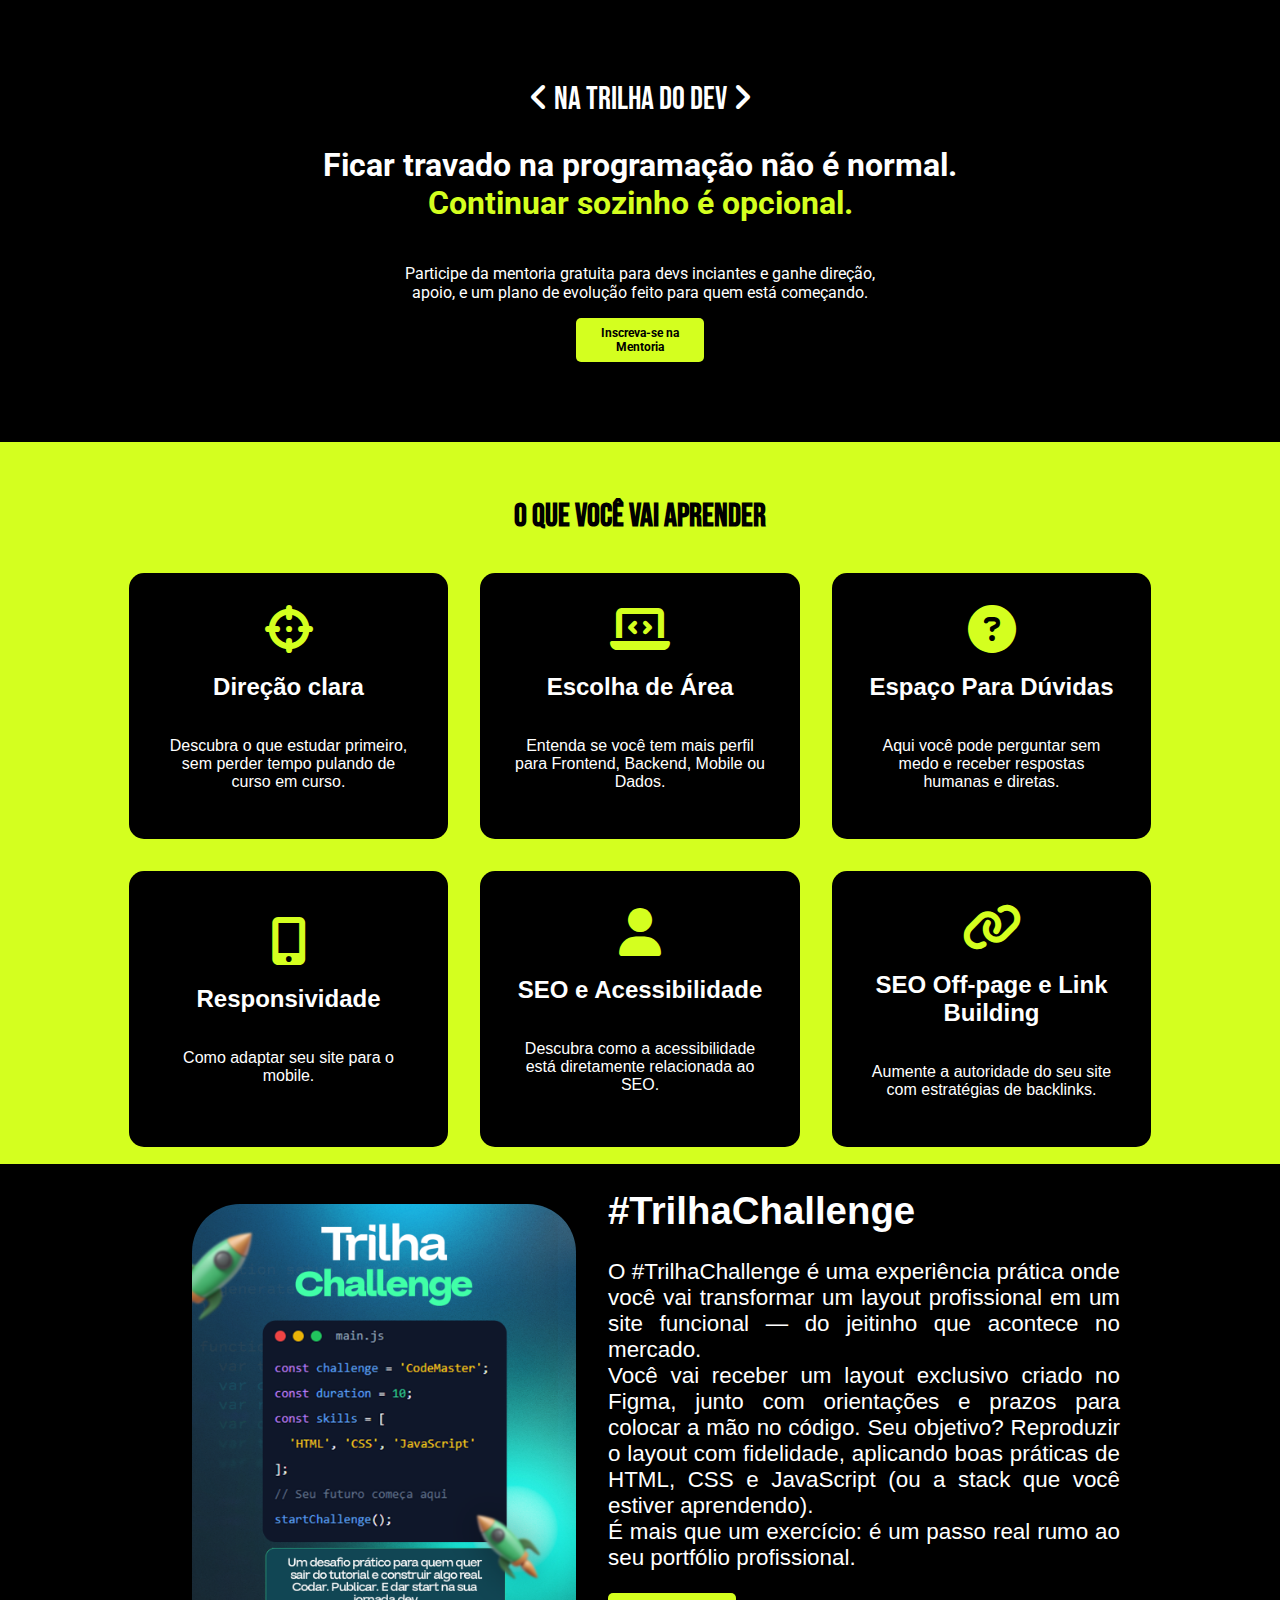
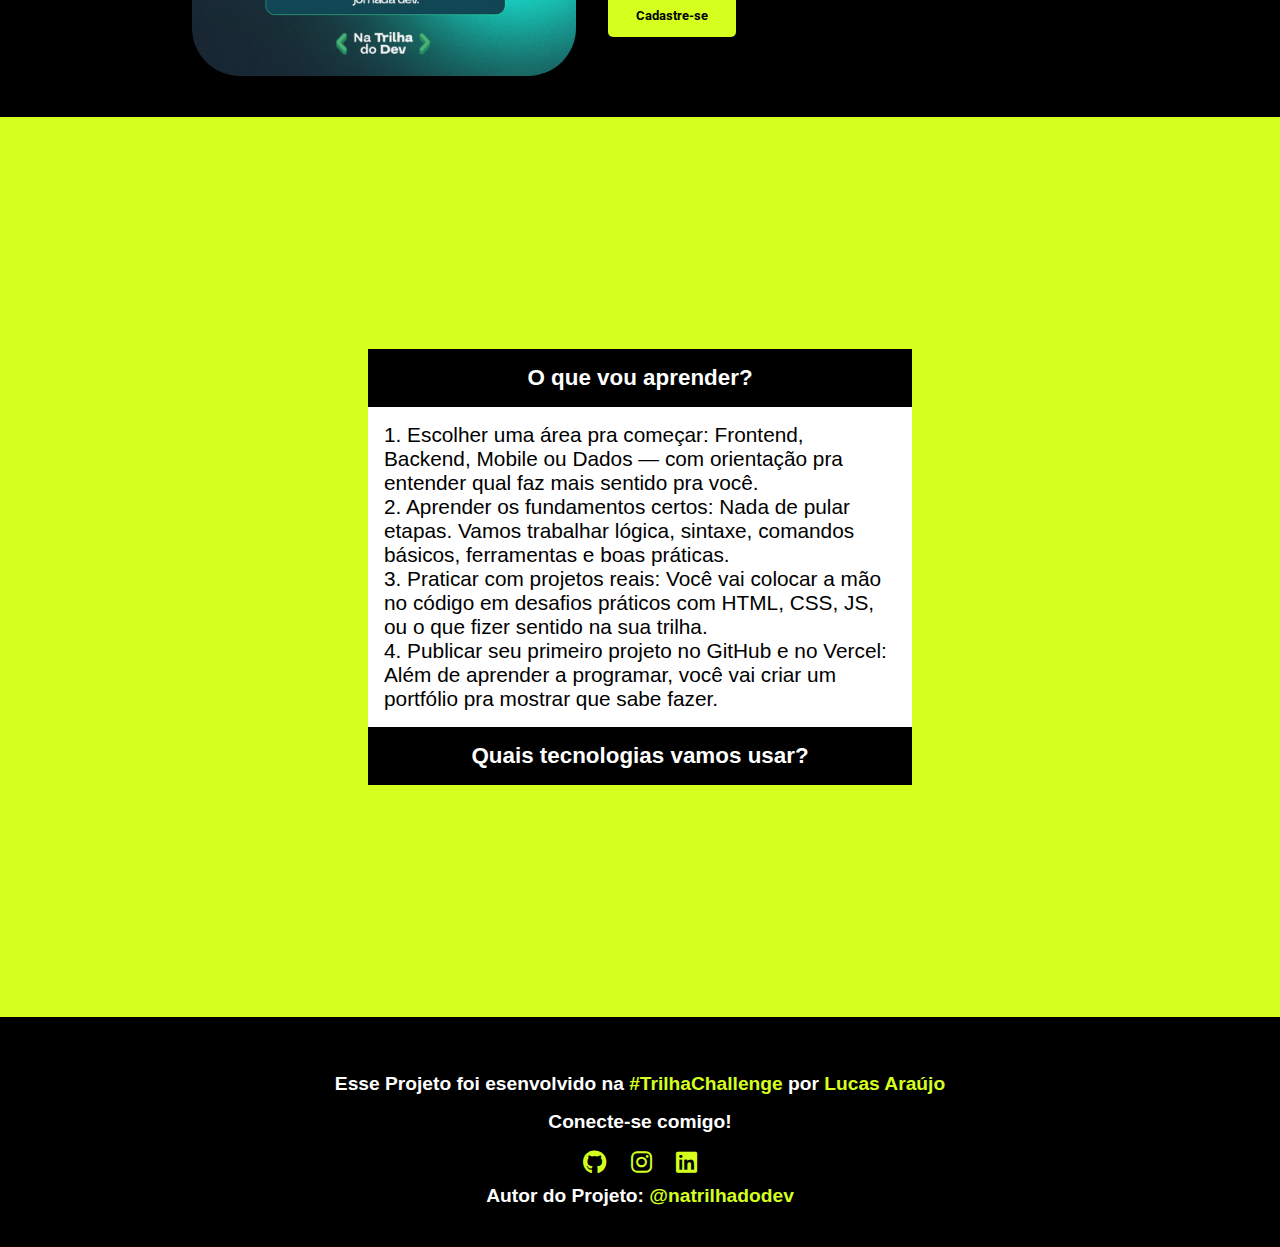
<file: index.html>
<!DOCTYPE html>
<html lang="en">

<head>

    <meta charset="UTF-8">
    <meta name="viewport" content="width=device-width, initial-scale=1.0">
    <title>Trilha Do Dev</title>
    <link rel="stylesheet" href="css/styles.css">
    <link href="https://fonts.googleapis.com/css2?family=Poppins&family=Roboto&display=swap" rel="stylesheet">
    <link rel="stylesheet" href="https://cdnjs.cloudflare.com/ajax/libs/font-awesome/6.4.0/css/all.min.css">

</head> 

<body>

    <header class="navbar"></header>

    <div class="container__inicial">
        <div class="inicial__titulo">
            <i class="fas fa-angle-left"></i>
            Na Trilha do Dev
            <i class="fas fa-angle-right"></i>
        </div>

        <h2 class="inicial__subtitulo">Ficar travado na programação não é normal.<br><span
                class="span__color__green">Continuar sozinho é opcional.</span></h1>
            <p class="inicial__paragrafo">Participe da mentoria gratuita para devs inciantes e ganhe direção,<br> apoio,
                e
                um
                plano de evolução feito para quem está começando.</p>
            <a href="inscricao.html" class="inicial__inscricao" style="text-decoration: none; color: black;">
                Inscreva-se na Mentoria
            </a>

    </div>

    <div class="container__dois">
        <h1 class="container__dois__titulo">O que você vai aprender</h1>
        <div class="container__dois__icones">

            <div class="container__icone">
                <i class="fas fa-crosshairs icone__imagem"></i>
                <h2 class="icone__titulo">Direção clara</h2>
                <p class="icone__descricao">Descubra o que estudar primeiro, sem perder tempo pulando de curso em curso.
                </p>
            </div>

            <div class="container__icone">
                <i class="fas fa-laptop-code icone__imagem"></i>
                <h2 class="icone__titulo">Escolha de Área</h2>
                <p class="icone__descricao">Entenda se você tem mais perfil para Frontend, Backend, Mobile ou Dados.
                </p>
            </div>

            <div class="container__icone">
                <i class="fas fa-question-circle icone__imagem"></i>
                <h2 class="icone__titulo">Espaço Para Dúvidas</h2>
                <p class="icone__descricao">Aqui você pode perguntar sem medo e receber respostas humanas e diretas.
                </p>
            </div>

            <div class="container__icone">
                <i class="fas fa-mobile-alt icone__imagem"></i>
                <h2 class="icone__titulo">Responsividade</h2>
                <p class="icone__descricao">Como adaptar seu site para o mobile.
                </p>
            </div>

            <div class="container__icone">
                <i class="fas fa-user icone__imagem"></i>
                <h2 class="icone__titulo">SEO e Acessibilidade</h2>
                <p class="icone__descricao">Descubra como a acessibilidade está diretamente relacionada ao SEO.
                </p>
            </div>

            <div class="container__icone">
                <i class="fas fa-link icone__imagem"></i>
                <h2 class="icone__titulo">SEO Off-page e Link Building</h2>
                <p class="icone__descricao">Aumente a autoridade do seu site com estratégias de backlinks.
                </p>
            </div>



        </div>
    </div>

    <div class="container__tres">
        <img src="img/TrilhaChallenge.png" alt="Trilha Challenge" class="container__imagem">
        <div class="container__tres__textos">
            <h1 class="container__tres__titulo">#TrilhaChallenge</h1>
            <p class="container__tres__descricao">O #TrilhaChallenge é uma experiência prática onde você vai transformar
                um
                layout profissional em um site funcional — do jeitinho que acontece no mercado.<br>
                Você vai receber um layout exclusivo criado no Figma, junto com orientações e prazos para colocar a mão
                no
                código. Seu objetivo? Reproduzir o layout com fidelidade, aplicando boas práticas de HTML, CSS e
                JavaScript
                (ou a stack que você estiver aprendendo).<br>
                É mais que um exercício: é um passo real rumo ao seu portfólio profissional.
            </p>
            <button class="botao__cadastro" onclick="window.location.href='inscricao.html'">
                Cadastre-se
            </button>

        </div>
    </div>

    <div class="container__quatro">
        <div class="container__quatro__textos">
            <h2 class="container__quatro__titulo">O que vou aprender?</h2>
            <p class="container__quatro__descricao">1. Escolher uma área pra começar: Frontend, Backend, Mobile ou Dados
                — com orientação pra entender qual faz mais sentido pra você.<br>
                2. Aprender os fundamentos certos: Nada de pular etapas. Vamos trabalhar lógica, sintaxe, comandos
                básicos, ferramentas e boas práticas.<br>
                3. Praticar com projetos reais: Você vai colocar a mão no código em desafios práticos com HTML, CSS, JS,
                ou o que fizer sentido na sua trilha.<br>
                4. Publicar seu primeiro projeto no GitHub e no Vercel: Além de aprender a programar, você vai criar um
                portfólio pra mostrar que sabe fazer.</p>
            <h2 class="container__quatro__titulo">Quais tecnologias vamos usar?</h2>
        </div>
    </div>

    <footer class="footer">

        <div class="footer__infos">
            <h2 class="footer__titulo">
                Esse Projeto foi esenvolvido na <span class="footer__trilha">#TrilhaChallenge</span> por <span
                    class="footer__autor">Lucas Araújo</span>
            </h2>
        </div>

        <h2 class="footer__titulo">Conecte-se comigo!</h2>

        <div class="footer__icones">
            <a href="https://github.com/lucas7araujo" target="_blank"><i class="fab fa-github"></i></a>
            <a href="https://www.instagram.com/aaraujo.dev" target="_blank"><i class="fab fa-instagram"></i></a>
            <a href="https://www.linkedin.com/in/lucasaraujo21" target="_blank"><i class="fab fa-linkedin"></i></a>
        </div>

        <h2 class="footer__titulo">Autor do Projeto: <span class="footer__trilha">@natrilhadodev</span></h2>

    </footer>


</body>

</html>
</file>
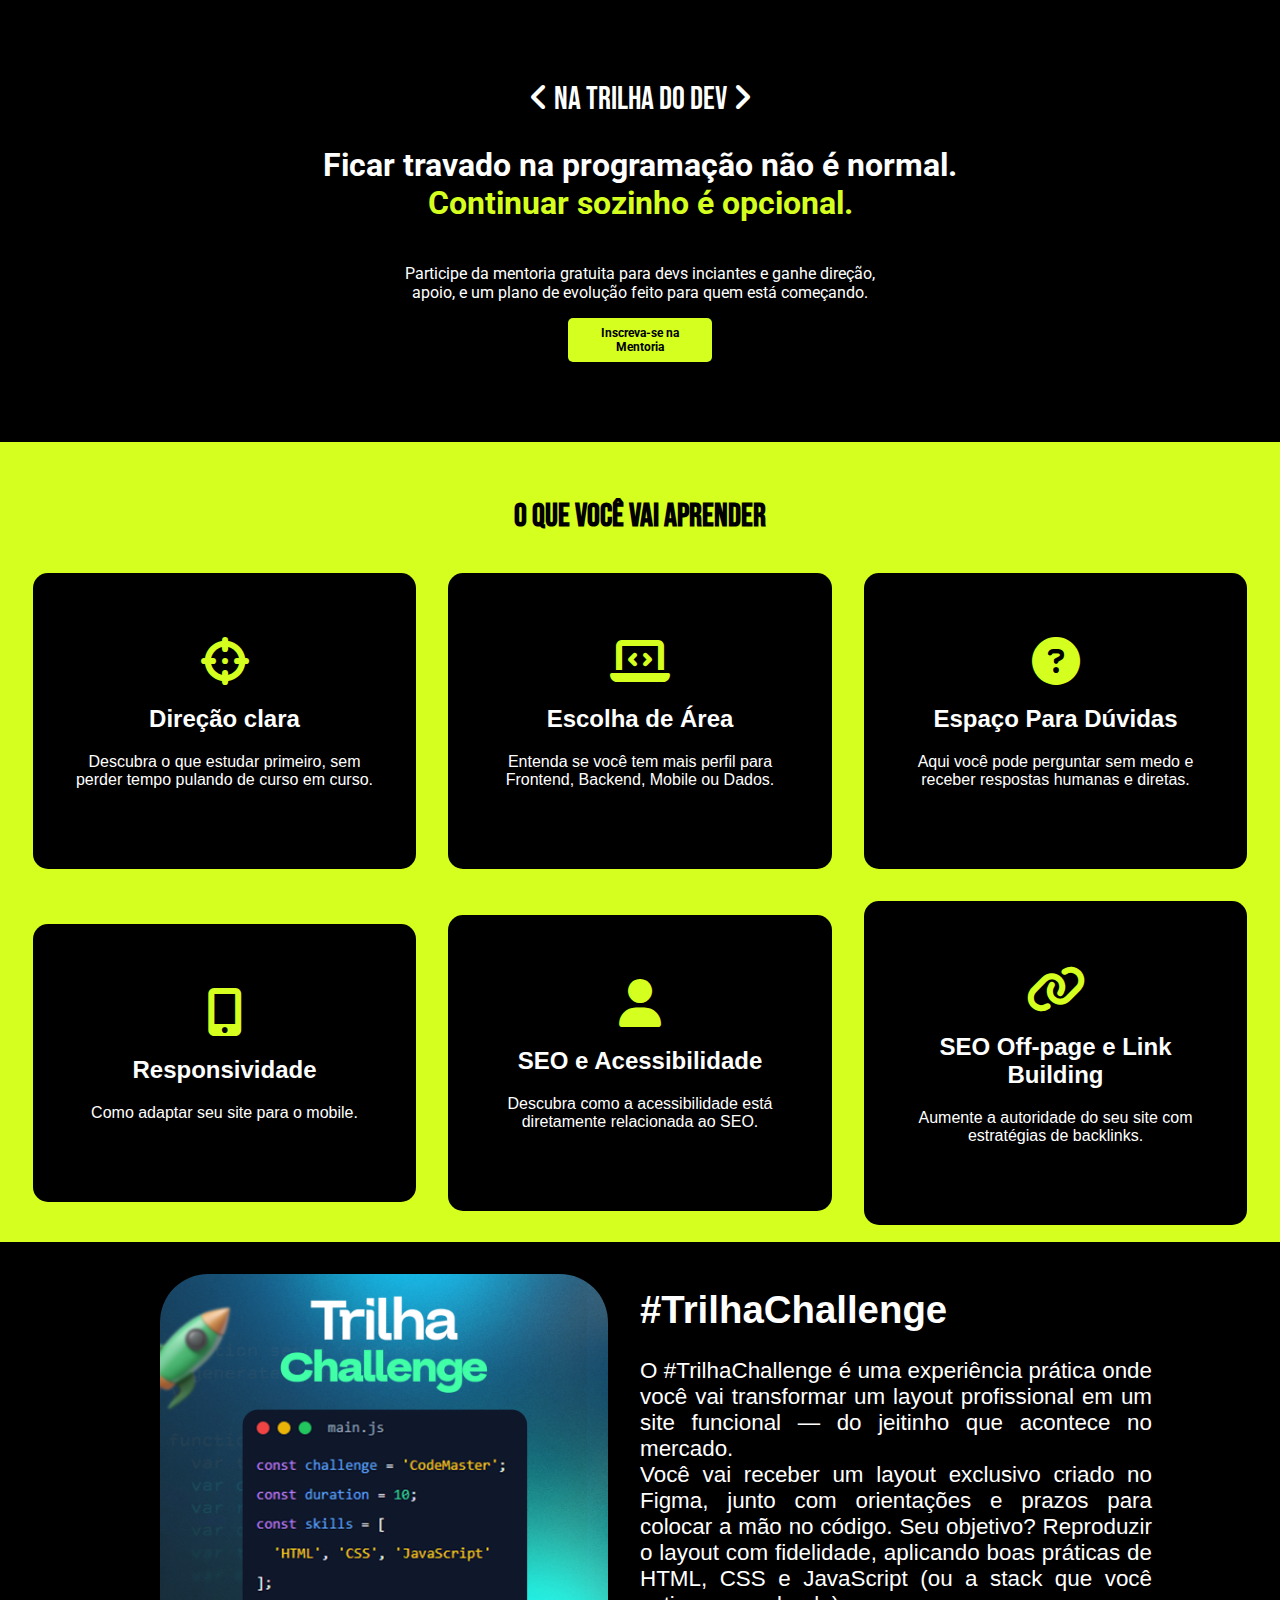
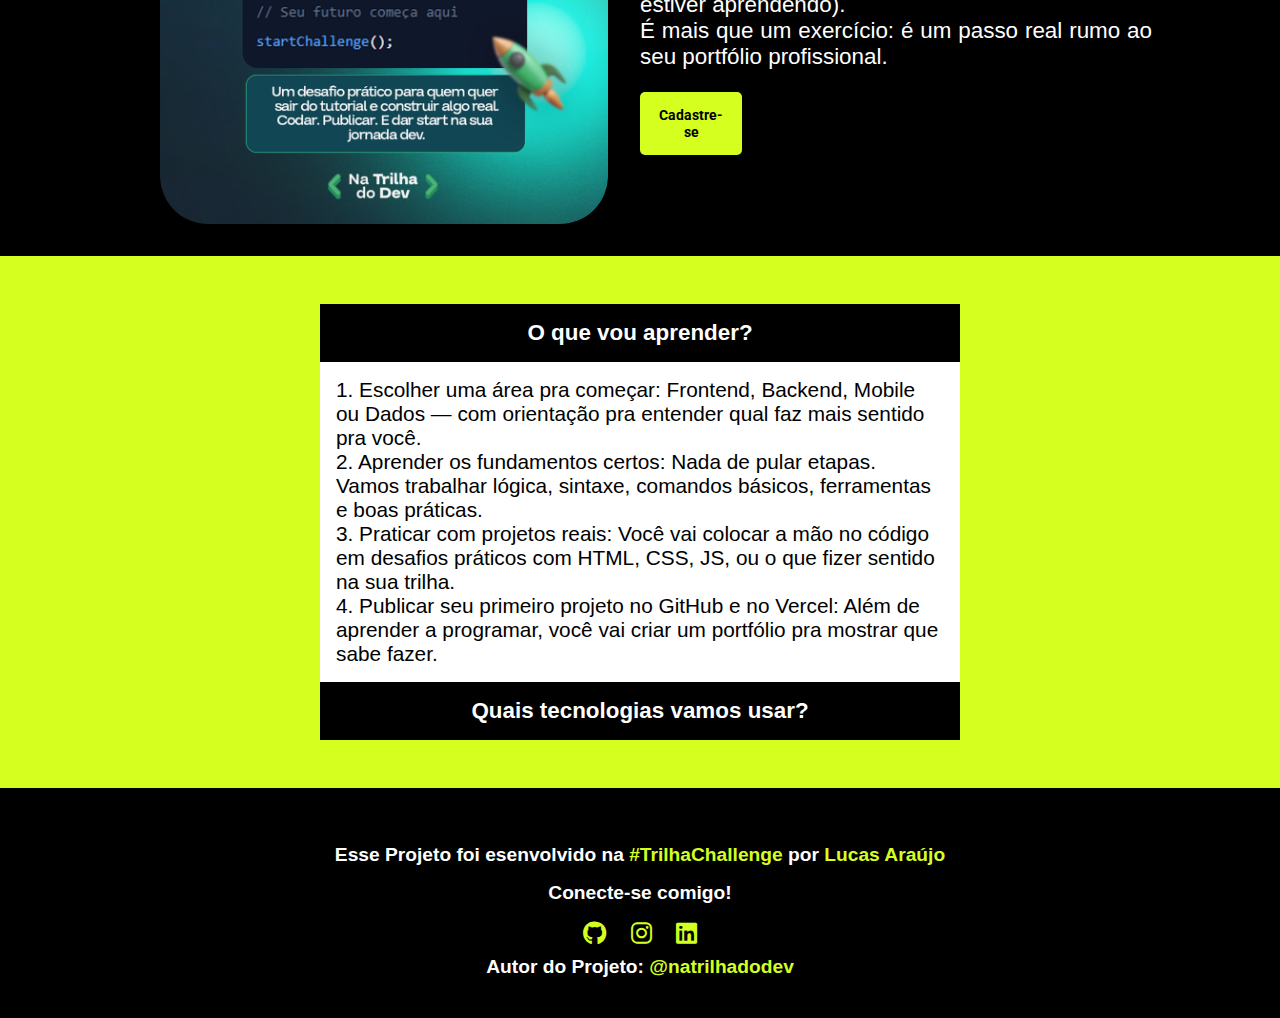
<file: public/Index.html>
<!DOCTYPE html>
<html lang="en">

<head>

    <meta charset="UTF-8">
    <meta name="viewport" content="width=device-width, initial-scale=1.0">
    <title>Trilha Do Dev</title>
    <link rel="stylesheet" href="css/styles.css">
    <link href="https://fonts.googleapis.com/css2?family=Poppins&family=Roboto&display=swap" rel="stylesheet">
    <link rel="stylesheet" href="https://cdnjs.cloudflare.com/ajax/libs/font-awesome/6.4.0/css/all.min.css">

</head> 

<body>

    <header class="navbar"></header>

    <div class="container__inicial">
        <div class="inicial__titulo">
            <i class="fas fa-angle-left"></i>
            Na Trilha do Dev
            <i class="fas fa-angle-right"></i>
        </div>

        <h2 class="inicial__subtitulo">Ficar travado na programação não é normal.<br><span
                class="span__color__green">Continuar sozinho é opcional.</span></h1>
            <p class="inicial__paragrafo">Participe da mentoria gratuita para devs inciantes e ganhe direção,<br> apoio,
                e
                um
                plano de evolução feito para quem está começando.</p>
            <a href="inscricao.html" class="inicial__inscricao" style="text-decoration: none; color: black;">
                Inscreva-se na Mentoria
            </a>

    </div>

    <div class="container__dois">
        <h1 class="container__dois__titulo">O que você vai aprender</h1>
        <div class="container__dois__icones">

            <div class="container__icone">
                <i class="fas fa-crosshairs icone__imagem"></i>
                <h2 class="icone__titulo">Direção clara</h2>
                <p class="icone__descricao">Descubra o que estudar primeiro, sem perder tempo pulando de curso em curso.
                </p>
            </div>

            <div class="container__icone">
                <i class="fas fa-laptop-code icone__imagem"></i>
                <h2 class="icone__titulo">Escolha de Área</h2>
                <p class="icone__descricao">Entenda se você tem mais perfil para Frontend, Backend, Mobile ou Dados.
                </p>
            </div>

            <div class="container__icone">
                <i class="fas fa-question-circle icone__imagem"></i>
                <h2 class="icone__titulo">Espaço Para Dúvidas</h2>
                <p class="icone__descricao">Aqui você pode perguntar sem medo e receber respostas humanas e diretas.
                </p>
            </div>

            <div class="container__icone">
                <i class="fas fa-mobile-alt icone__imagem"></i>
                <h2 class="icone__titulo">Responsividade</h2>
                <p class="icone__descricao">Como adaptar seu site para o mobile.
                </p>
            </div>

            <div class="container__icone">
                <i class="fas fa-user icone__imagem"></i>
                <h2 class="icone__titulo">SEO e Acessibilidade</h2>
                <p class="icone__descricao">Descubra como a acessibilidade está diretamente relacionada ao SEO.
                </p>
            </div>

            <div class="container__icone">
                <i class="fas fa-link icone__imagem"></i>
                <h2 class="icone__titulo">SEO Off-page e Link Building</h2>
                <p class="icone__descricao">Aumente a autoridade do seu site com estratégias de backlinks.
                </p>
            </div>



        </div>
    </div>

    <div class="container__tres">
        <img src="../img/TrilhaChallenge.png" alt="Trilha Challenge" class="container__imagem">
        <div class="container__tres__textos">
            <h1 class="container__tres__titulo">#TrilhaChallenge</h1>
            <p class="container__tres__descricao">O #TrilhaChallenge é uma experiência prática onde você vai transformar
                um
                layout profissional em um site funcional — do jeitinho que acontece no mercado.<br>
                Você vai receber um layout exclusivo criado no Figma, junto com orientações e prazos para colocar a mão
                no
                código. Seu objetivo? Reproduzir o layout com fidelidade, aplicando boas práticas de HTML, CSS e
                JavaScript
                (ou a stack que você estiver aprendendo).<br>
                É mais que um exercício: é um passo real rumo ao seu portfólio profissional.
            </p>
            <button class="botao__cadastro" onclick="window.location.href='inscricao.html'">
                Cadastre-se
            </button>

        </div>
    </div>

    <div class="container__quatro">
        <div class="container__quatro__textos">
            <h2 class="container__quatro__titulo">O que vou aprender?</h2>
            <p class="container__quatro__descricao">1. Escolher uma área pra começar: Frontend, Backend, Mobile ou Dados
                — com orientação pra entender qual faz mais sentido pra você.<br>
                2. Aprender os fundamentos certos: Nada de pular etapas. Vamos trabalhar lógica, sintaxe, comandos
                básicos, ferramentas e boas práticas.<br>
                3. Praticar com projetos reais: Você vai colocar a mão no código em desafios práticos com HTML, CSS, JS,
                ou o que fizer sentido na sua trilha.<br>
                4. Publicar seu primeiro projeto no GitHub e no Vercel: Além de aprender a programar, você vai criar um
                portfólio pra mostrar que sabe fazer.</p>
            <h2 class="container__quatro__titulo">Quais tecnologias vamos usar?</h2>
        </div>
    </div>

    <footer class="footer">

        <div class="footer__infos">
            <h2 class="footer__titulo">
                Esse Projeto foi esenvolvido na <span class="footer__trilha">#TrilhaChallenge</span> por <span
                    class="footer__autor">Lucas Araújo</span>
            </h2>
        </div>

        <h2 class="footer__titulo">Conecte-se comigo!</h2>

        <div class="footer__icones">
            <a href="https://github.com/lucas7araujo" target="_blank"><i class="fab fa-github"></i></a>
            <a href="https://www.instagram.com/aaraujo.dev" target="_blank"><i class="fab fa-instagram"></i></a>
            <a href="https://www.linkedin.com/in/lucasaraujo21" target="_blank"><i class="fab fa-linkedin"></i></a>
        </div>

        <h2 class="footer__titulo">Autor do Projeto: <span class="footer__trilha">@natrilhadodev</span></h2>

    </footer>


</body>

</html>
</file>
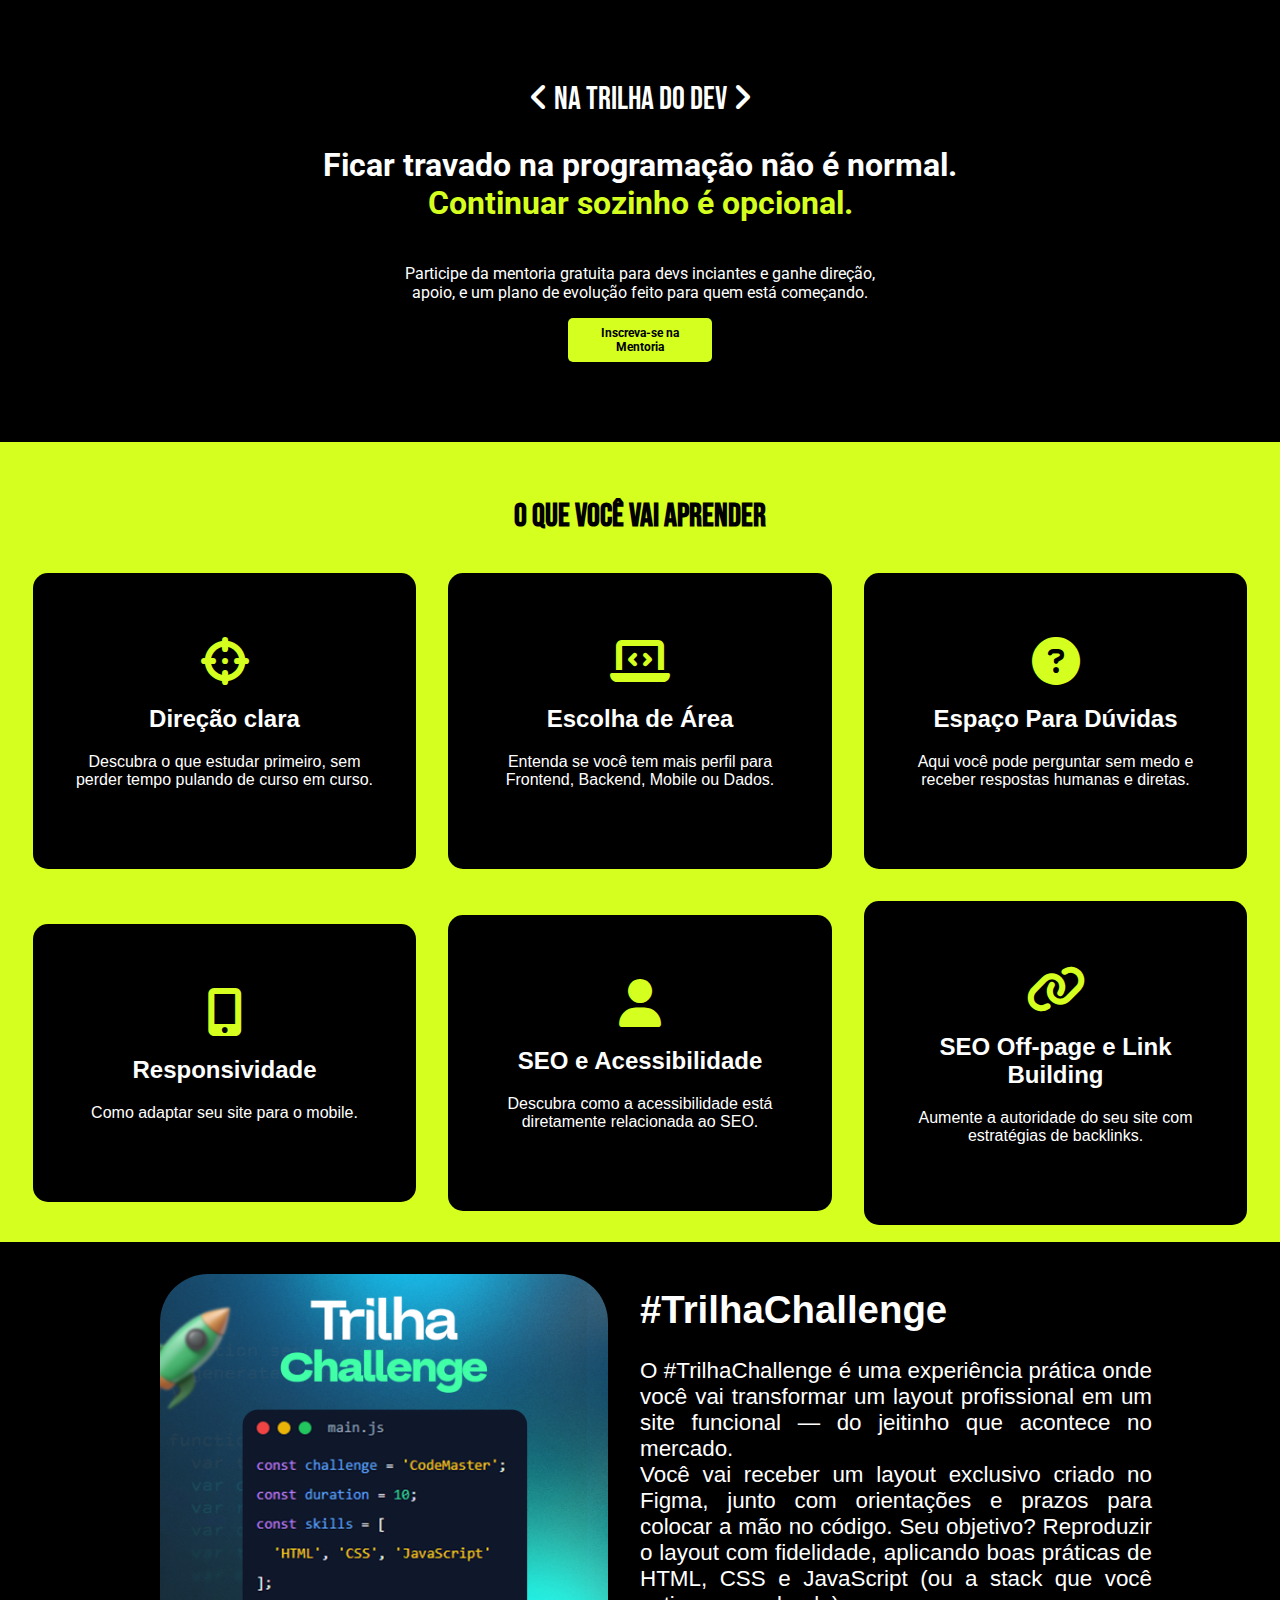
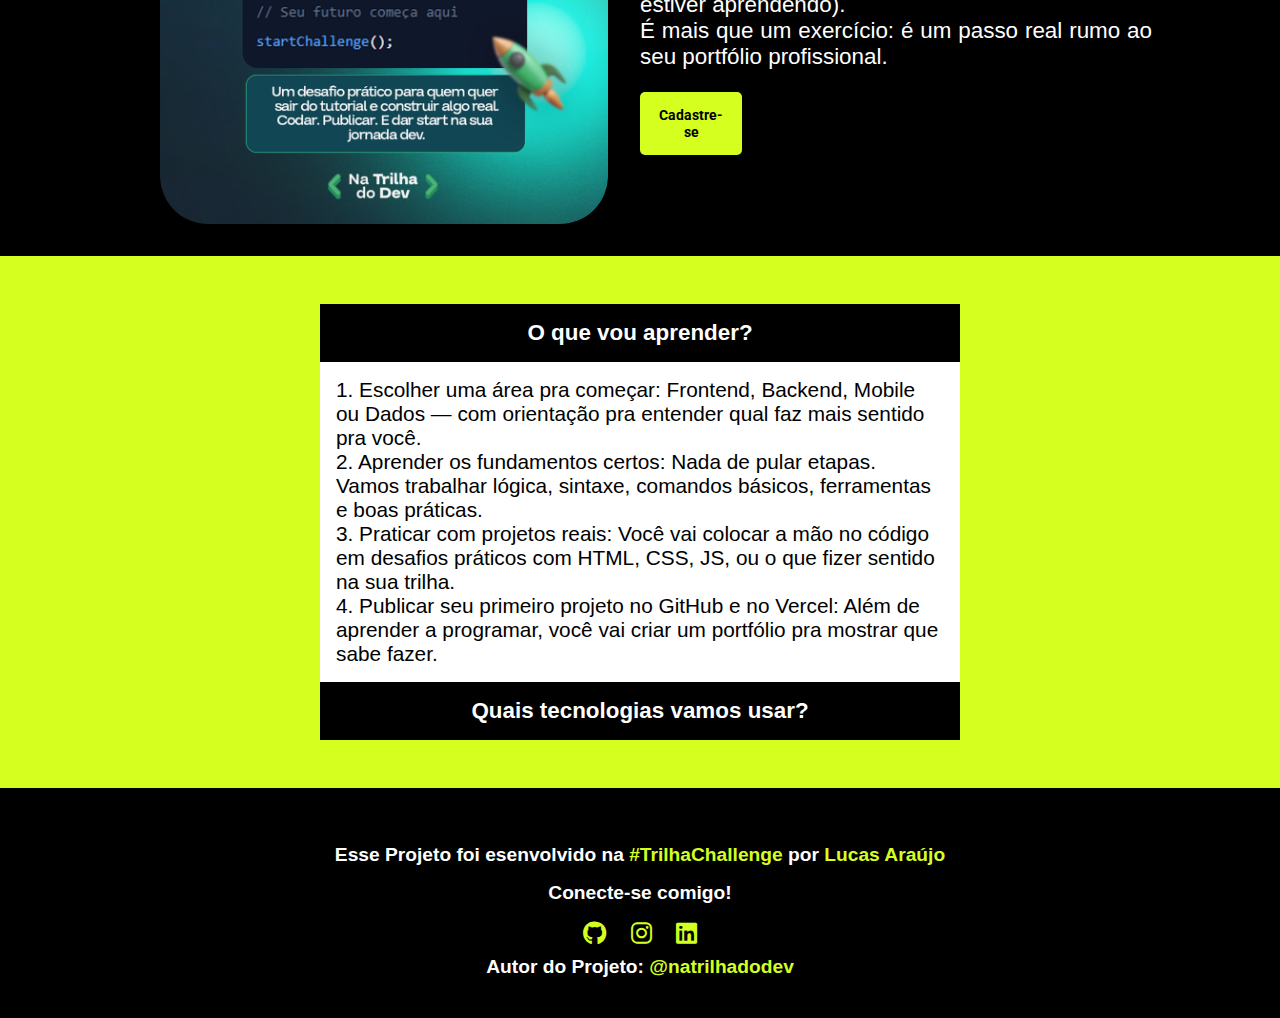
<file: public/index.html>
<!DOCTYPE html>
<html lang="en">

<head>

    <meta charset="UTF-8">
    <meta name="viewport" content="width=device-width, initial-scale=1.0">
    <title>Trilha Do Dev</title>
    <link rel="stylesheet" href="css/styles.css">
    <link href="https://fonts.googleapis.com/css2?family=Poppins&family=Roboto&display=swap" rel="stylesheet">
    <link rel="stylesheet" href="https://cdnjs.cloudflare.com/ajax/libs/font-awesome/6.4.0/css/all.min.css">

</head> 

<body>

    <header class="navbar"></header>

    <div class="container__inicial">
        <div class="inicial__titulo">
            <i class="fas fa-angle-left"></i>
            Na Trilha do Dev
            <i class="fas fa-angle-right"></i>
        </div>

        <h2 class="inicial__subtitulo">Ficar travado na programação não é normal.<br><span
                class="span__color__green">Continuar sozinho é opcional.</span></h1>
            <p class="inicial__paragrafo">Participe da mentoria gratuita para devs inciantes e ganhe direção,<br> apoio,
                e
                um
                plano de evolução feito para quem está começando.</p>
            <a href="inscricao.html" class="inicial__inscricao" style="text-decoration: none; color: black;">
                Inscreva-se na Mentoria
            </a>

    </div>

    <div class="container__dois">
        <h1 class="container__dois__titulo">O que você vai aprender</h1>
        <div class="container__dois__icones">

            <div class="container__icone">
                <i class="fas fa-crosshairs icone__imagem"></i>
                <h2 class="icone__titulo">Direção clara</h2>
                <p class="icone__descricao">Descubra o que estudar primeiro, sem perder tempo pulando de curso em curso.
                </p>
            </div>

            <div class="container__icone">
                <i class="fas fa-laptop-code icone__imagem"></i>
                <h2 class="icone__titulo">Escolha de Área</h2>
                <p class="icone__descricao">Entenda se você tem mais perfil para Frontend, Backend, Mobile ou Dados.
                </p>
            </div>

            <div class="container__icone">
                <i class="fas fa-question-circle icone__imagem"></i>
                <h2 class="icone__titulo">Espaço Para Dúvidas</h2>
                <p class="icone__descricao">Aqui você pode perguntar sem medo e receber respostas humanas e diretas.
                </p>
            </div>

            <div class="container__icone">
                <i class="fas fa-mobile-alt icone__imagem"></i>
                <h2 class="icone__titulo">Responsividade</h2>
                <p class="icone__descricao">Como adaptar seu site para o mobile.
                </p>
            </div>

            <div class="container__icone">
                <i class="fas fa-user icone__imagem"></i>
                <h2 class="icone__titulo">SEO e Acessibilidade</h2>
                <p class="icone__descricao">Descubra como a acessibilidade está diretamente relacionada ao SEO.
                </p>
            </div>

            <div class="container__icone">
                <i class="fas fa-link icone__imagem"></i>
                <h2 class="icone__titulo">SEO Off-page e Link Building</h2>
                <p class="icone__descricao">Aumente a autoridade do seu site com estratégias de backlinks.
                </p>
            </div>



        </div>
    </div>

    <div class="container__tres">
        <img src="../img/TrilhaChallenge.png" alt="Trilha Challenge" class="container__imagem">
        <div class="container__tres__textos">
            <h1 class="container__tres__titulo">#TrilhaChallenge</h1>
            <p class="container__tres__descricao">O #TrilhaChallenge é uma experiência prática onde você vai transformar
                um
                layout profissional em um site funcional — do jeitinho que acontece no mercado.<br>
                Você vai receber um layout exclusivo criado no Figma, junto com orientações e prazos para colocar a mão
                no
                código. Seu objetivo? Reproduzir o layout com fidelidade, aplicando boas práticas de HTML, CSS e
                JavaScript
                (ou a stack que você estiver aprendendo).<br>
                É mais que um exercício: é um passo real rumo ao seu portfólio profissional.
            </p>
            <button class="botao__cadastro" onclick="window.location.href='inscricao.html'">
                Cadastre-se
            </button>

        </div>
    </div>

    <div class="container__quatro">
        <div class="container__quatro__textos">
            <h2 class="container__quatro__titulo">O que vou aprender?</h2>
            <p class="container__quatro__descricao">1. Escolher uma área pra começar: Frontend, Backend, Mobile ou Dados
                — com orientação pra entender qual faz mais sentido pra você.<br>
                2. Aprender os fundamentos certos: Nada de pular etapas. Vamos trabalhar lógica, sintaxe, comandos
                básicos, ferramentas e boas práticas.<br>
                3. Praticar com projetos reais: Você vai colocar a mão no código em desafios práticos com HTML, CSS, JS,
                ou o que fizer sentido na sua trilha.<br>
                4. Publicar seu primeiro projeto no GitHub e no Vercel: Além de aprender a programar, você vai criar um
                portfólio pra mostrar que sabe fazer.</p>
            <h2 class="container__quatro__titulo">Quais tecnologias vamos usar?</h2>
        </div>
    </div>

    <footer class="footer">

        <div class="footer__infos">
            <h2 class="footer__titulo">
                Esse Projeto foi esenvolvido na <span class="footer__trilha">#TrilhaChallenge</span> por <span
                    class="footer__autor">Lucas Araújo</span>
            </h2>
        </div>

        <h2 class="footer__titulo">Conecte-se comigo!</h2>

        <div class="footer__icones">
            <a href="https://github.com/lucas7araujo" target="_blank"><i class="fab fa-github"></i></a>
            <a href="https://www.instagram.com/aaraujo.dev" target="_blank"><i class="fab fa-instagram"></i></a>
            <a href="https://www.linkedin.com/in/lucasaraujo21" target="_blank"><i class="fab fa-linkedin"></i></a>
        </div>

        <h2 class="footer__titulo">Autor do Projeto: <span class="footer__trilha">@natrilhadodev</span></h2>

    </footer>


</body>

</html>
</file>
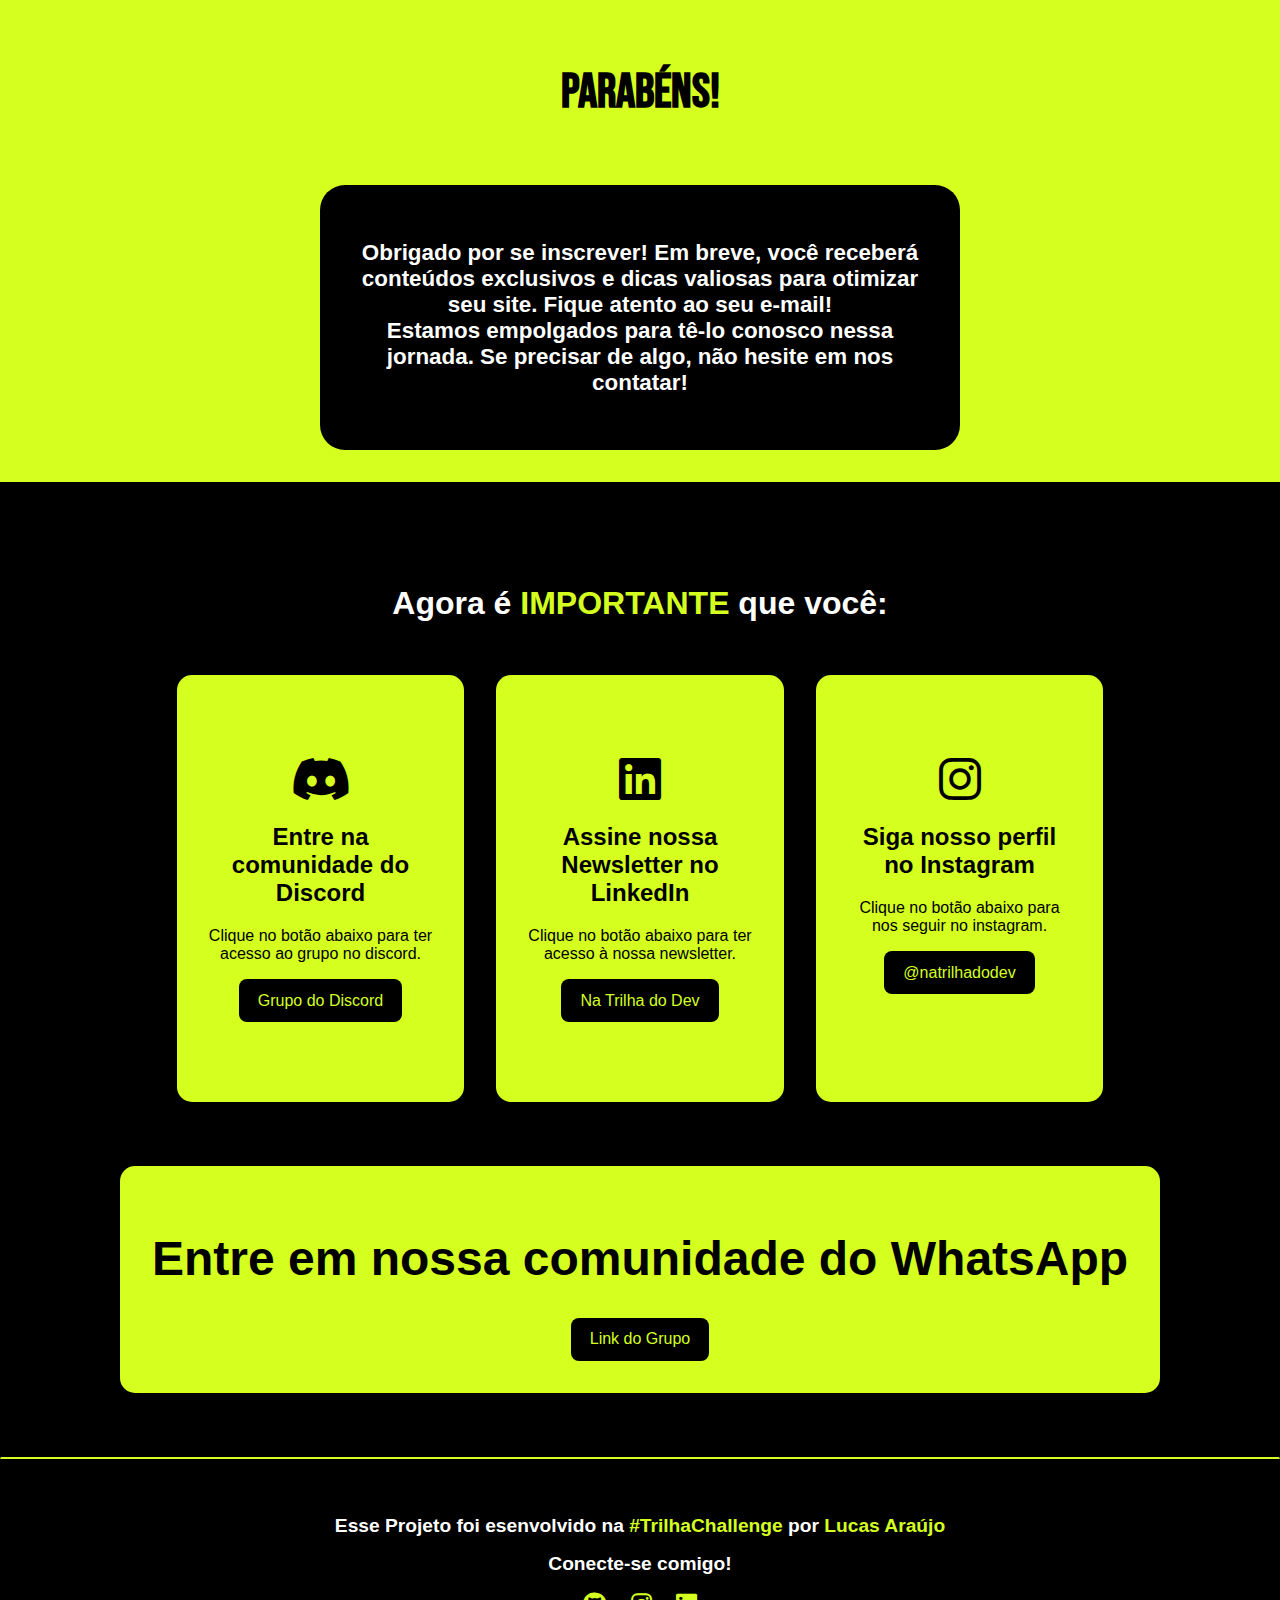
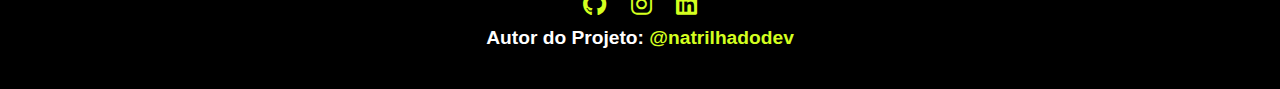
<file: inscricao.html>
<!DOCTYPE html>
<html lang="en">

<head>

    <meta charset="UTF-8">
    <meta name="viewport" content="width=device-width, initial-scale=1.0">
    <title>Parabéns por se Inscrever</title>
    <link rel="stylesheet" href="css/styles.css">
    <link href="https://fonts.googleapis.com/css2?family=Poppins&family=Roboto&display=swap" rel="stylesheet">
    <link rel="stylesheet" href="https://cdnjs.cloudflare.com/ajax/libs/font-awesome/6.4.0/css/all.min.css">

</head>

<body>

    <div class="container__inscricao">
        <h1 class="inscricao__titulo">Parabéns!</h1>
        <div class="inscricao__texto">
            <p class="inscricao__descricao">Obrigado por se inscrever! Em breve, você receberá conteúdos exclusivos e
                dicas
                valiosas para otimizar seu site. Fique atento ao seu e-mail! <br>Estamos empolgados para tê-lo conosco
                nessa jornada. Se precisar de algo, não hesite em nos contatar!</p>
        </div>
    </div>

    <div class="container__icones" style="padding: 4rem !important; border-bottom: 2px solid #d4ff1f !important;">

        <h1 class="container__icones__titulo">Agora é <span class="span__color__green">IMPORTANTE </span>que você:</h1>

        <div class="container__dois__icones">

            <div class="container__icone--invertido">
                <i class="fab fa-discord icone__imagem"></i>
                <h2 class="icone__titulo--invertido">Entre na comunidade do Discord</h2>
                <p class="icone__descricao--invertido">Clique no botão abaixo para ter acesso ao grupo no discord.</p>
                <button class="botao__contato">Grupo do Discord</button>
            </div>

            <div class="container__icone--invertido">
                <i class="fab fa-linkedin icone__imagem"></i>
                <h2 class="icone__titulo--invertido">Assine nossa Newsletter no LinkedIn</h2>
                <p class="icone__descricao--invertido">Clique no botão abaixo para ter acesso à nossa newsletter.</p>
                <button class="botao__contato">Na Trilha do Dev</button>
            </div>

            <div class="container__icone--invertido">
                <i class="fab fa-instagram icone__imagem"></i>
                <h2 class="icone__titulo--invertido">Siga nosso perfil<br>no Instagram</h2>
                <p class="icone__descricao--invertido">Clique no botão abaixo para nos seguir no instagram.</p>
                <button class="botao__contato">@natrilhadodev</button>
            </div>

            <div class="container__comunidade">
                <h1 class="comunidade__titulo">Entre em nossa comunidade do WhatsApp</h1>
                <button class="botao__contato">Link do Grupo</button>
            </div>

        </div>


    </div>

    <footer class="footer">

        <div class="footer__infos">
            <h2 class="footer__titulo">
                Esse Projeto foi esenvolvido na <span class="footer__trilha">#TrilhaChallenge</span> por <span
                    class="footer__autor">Lucas Araújo</span>
            </h2>
        </div>

        <h2 class="footer__titulo">Conecte-se comigo!</h2>

        <div class="footer__icones">
            <a href="https://github.com/lucas7araujo" target="_blank"><i class="fab fa-github"></i></a>
            <a href="https://www.instagram.com/aaraujo.dev" target="_blank"><i class="fab fa-instagram"></i></a>
            <a href="https://www.linkedin.com/in/lucasaraujo21" target="_blank"><i class="fab fa-linkedin"></i></a>
        </div>

        <h2 class="footer__titulo">Autor do Projeto: <span class="footer__trilha">@natrilhadodev</span></h2>

    </footer>

</body>

</html>
</file>
<file: css/styles.css>
@import url('https://fonts.googleapis.com/css2?family=Bebas+Neue&display=swap');

body {
    margin: 0;
    padding: 0;
}

* {
    box-sizing: border-box;
}


/* Container 1 */

.container__inicial {
    background-color: black;
    color: #fff;
    width: 100%;
    display: flex;
    flex-direction: column;
    align-items: center;
    justify-content: center;
    padding-bottom: 0;
}

.span__color__green {
    color: #d4ff1f;
}

.inicial__titulo {
    font-family: 'Bebas Neue';
    font-size: 2rem;
    text-align: center;
    margin: 5rem 0 0 0;
}

.inicial__subtitulo {
    width: 90%;
    text-align: center;
    font-family: Roboto;
    font-size: 2rem;
}

.inicial__paragrafo {
    font-family: Roboto;
    width: 90%;
    text-align: center;
    font-size: 1rem;
}

.inicial__inscricao {
    color: black;
    background-color: #d4ff1f;
    border-radius: 5px;
    border: none;
    padding: 0.5rem;
    cursor: pointer;
    transition: 0.3s;
    font-family: 'Roboto';
    width: 10%;
    text-align: center;
    margin: 0 0 5rem;
    font-weight: bold;
    font-size: 0.76rem;
}

/* Container 2 */

.container__dois {
    border: 1px solid #d4ff1f;
    background-color: #d4ff1f;
    margin: 0;
    padding-top: 0;
}

.container__dois__titulo {
    font-family: Bebas Neue;
    font-size: 2rem;
    text-align: center;
    padding: 2rem 0 0 0;
}

.container__dois__icones {
    display: flex;
    flex-wrap: wrap;
    align-items: center;
    justify-content: center;
    align-items: stretch;
}

.container__icone {
    display: flex;
    flex-direction: column;
    justify-content: center;
    align-items: center;
    background-color: black;
    color: #fff;
    width: 25%;
    font-family: sans-serif;
    text-align: center;
    padding: 2rem;
    margin: 1rem;
    border-radius: 15px;
}


.container__icone i {
    font-size: 3rem;
    color: #d4ff1f;
}

.icone__titulo {
    font-size: 1.5rem;
}

.icone__descricao {
    font-size: 1rem;
}

/* Container 3 */

.container__tres {
    background-color: black;
    display: flex;
    align-items: center;
    justify-content: center;
}

.container__imagem {
    width: 35%;
    height: auto;
    padding: 2rem;
    border-radius: 80px;
}

.container__tres__titulo {
    color: #fff;
    font-family: sans-serif;
    font-weight: bold;
    font-size: 2.4rem;
}

.container__tres__textos {
    width: 40%;
}

.container__tres__descricao {
    color: #fff;
    font-family: sans-serif;
    font-size: 1.4rem;
    text-align: justify;
}

.botao__cadastro {
    color: black;
    background-color: #d4ff1f;
    border-radius: 5px;
    border: none;
    padding: 0.9rem;
    cursor: pointer;
    transition: 0.3s;
    font-family: 'Roboto';
    width: 25%;
    text-align: center;
    margin: 0 0 5rem;
    font-weight: bold;
    font-size: 0.8rem;
}

/* Container 4 */

.container__quatro {
    background-color: #d4ff1f;
    display: flex;
    justify-content: center; 
    align-items: center;     
    min-height: 100vh;       
}

.container__quatro__textos {
    width: 50%;
    align-items: center;
    display: flex;
    flex-direction: column;
    margin: 0 auto;
    padding: 3rem;
}

.container__quatro__titulo {
    color: #fff;
    font-size: 1.4rem;
    font-family: sans-serif;
    background-color: black;
    width: 100%;
    text-align: center;
    padding: 1rem 0;
}

.container__quatro__descricao {
    background-color: #fff;
    font-family: sans-serif;
    font-size: 1.3rem;
    padding: 1rem;
}

.container__quatro__titulo,
.container__quatro__descricao {
    margin: 0;
}

/* Footer */

.footer {
    background-color: black;
    color: #fff;
    text-align: center;
    padding: 2rem 1rem;
    font-family: sans-serif;
}

.footer__titulo {
    font-size: 1.2rem;
    margin: 0.5rem;
}

.footer__trilha {
    color: #d4ff1f;
    font-weight: bold;
}

.footer__autor {
    color: #d4ff1f;
    font-weight: bold;
}

.footer__projeto {
    margin-top: 0.5rem;
    font-size: 1rem;
}

.footer__projeto-nome {
    color: #d4ff1f;
    font-weight: bold;
}

.footer__icones {
    margin-top: 1rem;
}

.footer__icones a {
    color: #d4ff1f;
    font-size: 1.5rem;
    margin: 0 10px;
    transition: color 0.3s;
    text-decoration: none;
}

.footer__icones a:hover {
    color: #ffffff;
}

.footer__infos {
    display: flex;
    justify-content: center;
    align-items: center;
    flex-wrap: wrap;
    gap: 2rem;
    margin-top: 1rem;
}

/* Container Parabens */

.container__inscricao {
    background-color: #d4ff1f;
    color: black;
    display: flex;
    flex-direction: column;
    align-items: center;
    justify-content: center;
}

.inscricao__titulo {
    padding: 2rem 0 0;
    font-size: 3rem;
    font-family: 'Bebas Neue';
    text-align: center;
}

.inscricao__texto {
    background-color: black;
    padding: 2rem;
    margin: 2rem auto;
    width: 50%;
    height: auto;
    justify-content: center;
    align-items: center;
    text-align: justify;
    border-radius: 25px;
}

.inscricao__descricao {
    color: #fff;
    font-weight: bold;
    font-size: 1.4rem;
    text-align: center;
    align-items: center;
    font-family: sans-serif;
}

/* Versão com cores invertidas */

.container__icone--invertido {
    background-color: #d4ff1f;
    color: #000;
    width: 25%;
    font-family: sans-serif;
    text-align: center;
    padding: 5rem 2rem;
    margin: 1rem;
    min-height: 240px;
    height: auto;
    border-radius: 15px;
}


.container__icone--invertido i {
    font-size: 3rem;
    color: #000;
}

.icone__titulo--invertido {
    font-size: 1.5rem;
    color: #000;
}

.icone__descricao--invertido {
    font-size: 1rem;
    color: #000;
}

.container__icones {
    background-color: #000;
    margin: 0;
    border: 1px solid;
}

.container__icones__titulo {
    font-size: 2rem;
    color: #fff;
    font-family: sans-serif;
    padding: 1rem;
    text-align: center;
}

.botao__contato {
    background-color: black;
    color: #d4ff1f;
    border: none;
    padding: 0.8rem 1.2rem;
    border-radius: 8px;
    cursor: pointer;
    font-family: sans-serif;
    font-size: 1rem;
}

/* Container Comunidade */


.container__comunidade {
    background-color: #d4ff1f;
    display: flex;
    flex-direction: column;
    align-items: center;
    justify-content: center;
    padding: 2rem;
    margin: 3rem 0 0 0;
    border-radius: 15px;
}

.comunidade__titulo {
    color: #000;
    font-family: sans-serif;
    font-weight: bold;
    font-size: 3rem;
}

/* Responsividade */

@media (max-width: 1127px) {
  .container__dois__icones {
    display: flex;
    flex-direction: column;
    align-items: center; 
    gap: 2rem; 
  }

  .container__icone--invertido,
  .container__comunidade {
    width: 95%;
  }
}

@media (max-width: 900px) {
    .container__icone {
        width: 75%;
    }

    .inicial__paragrafo {
        font-size: 1.1rem;
    }

    .inicial__inscricao {
        width: 20%;
        text-align: center;
        margin: 0 0 5rem;
        font-weight: bold;
        font-size: 0.9rem;
    }

    .container__tres {
        flex-direction: column;
        text-align: center;
    }

    .container__imagem {
        width: 55%;
    }


    .container__tres__textos {
        width: 90%;
    }

    .botao__cadastro {
        font-size: 0.8rem;
    }

    .container__quatro__textos{
        width: 96%;
    }

    .inscricao__texto{
        width: 90%;
    }

}

@media (max-width: 650px) {

    .inicial__inscricao,
    .botao__cadastro {
        width: 40%;
    }

    .container__imagem {
        width: 85%;
    }

    .comunidade__titulo{
        font-size: 1.5rem;
        text-align: center;
    }


}
</file>
<file: public/css/styles.css>
@import url('https://fonts.googleapis.com/css2?family=Bebas+Neue&display=swap');

body {
    margin: 0;
    padding: 0;
}

/* Container 1 */

.container__inicial {
    background-color: black;
    color: #fff;
    width: 100%;
    display: flex;
    flex-direction: column;
    align-items: center;
    justify-content: center;
    padding-bottom: 0;
}

.span__color__green {
    color: #d4ff1f;
}

.inicial__titulo {
    font-family: 'Bebas Neue';
    font-size: 2rem;
    text-align: center;
    margin: 5rem 0 0 0;
}

.inicial__subtitulo {
    text-align: center;
    font-family: Roboto;
    font-size: 2rem;
}

.inicial__paragrafo {
    font-family: Roboto;
    text-align: center;
    font-size: 1rem;
}

.inicial__inscricao {
    color: black;
    background-color: #d4ff1f;
    border-radius: 5px;
    border: none;
    padding: 0.5rem;
    cursor: pointer;
    transition: 0.3s;
    font-family: 'Roboto';
    width: 10%;
    text-align: center;
    margin: 0 0 5rem;
    font-weight: bold;
    font-size: 0.76rem;
}

/* Container 2 */

.container__dois {
    border: 1px solid #d4ff1f;
    background-color: #d4ff1f;
    margin: 0;
    padding-top: 0;
}

.container__dois__titulo {
    font-family: Bebas Neue;
    font-size: 2rem;
    text-align: center;
    padding: 2rem 0 0 0;
}

.container__dois__icones {
    display: flex;
    flex-wrap: wrap;
    align-items: center;
    justify-content: center;
}

.container__icone {
    background-color: black;
    color: #fff;
    width: 25%;
    font-family: sans-serif;
    text-align: center;
    padding: 4rem 2rem;
    margin: 1rem;
    height: auto;
    border-radius: 15px;

}

.container__icone i {
    font-size: 3rem;
    color: #d4ff1f;
}

.icone__titulo {
    font-size: 1.5rem;
}

.icone__descricao {
    font-size: 1rem;
}

/* Container 3 */

.container__tres {
    background-color: black;
    display: flex;
    align-items: center;
    justify-content: center;
}

.container__imagem {
    width: 35%;
    height: auto;
    padding: 2rem;
    border-radius: 80px;
}

.container__tres__titulo {
    color: #fff;
    font-family: sans-serif;
    font-weight: bold;
    font-size: 2.4rem;
}

.container__tres__textos {
    width: 40%;
}

.container__tres__descricao {
    color: #fff;
    font-family: sans-serif;
    font-size: 1.4rem;
    text-align: justify;
}

.botao__cadastro {
    color: black;
    background-color: #d4ff1f;
    border-radius: 5px;
    border: none;
    padding: 0.9rem;
    cursor: pointer;
    transition: 0.3s;
    font-family: 'Roboto';
    width: 20%;
    text-align: center;
    margin: 0 0 5rem;
    font-weight: bold;
    font-size: 0.9rem;
}

/* Container 4 */

.container__quatro {
    background-color: #d4ff1f;

}

.container__quatro__textos {
    width: 50%;
    align-items: center;
    display: flex;
    flex-direction: column;
    margin: auto;
    padding: 3rem;
}

.container__quatro__titulo {
    color: #fff;
    font-size: 1.4rem;
    font-family: sans-serif;
    background-color: black;
    width: 100%;
    text-align: center;
    padding: 1rem 0;
}

.container__quatro__descricao {
    background-color: #fff;
    font-family: sans-serif;
    font-size: 1.3rem;
    padding: 1rem;
}

.container__quatro__titulo,
.container__quatro__descricao {
    margin: 0;
}

/* Footer */

.footer {
    background-color: black;
    color: #fff;
    text-align: center;
    padding: 2rem 1rem;
    font-family: sans-serif;
}

.footer__titulo {
    font-size: 1.2rem;
    margin: 0.5rem;
}

.footer__trilha {
    color: #d4ff1f;
    font-weight: bold;
}

.footer__autor {
    color: #d4ff1f;
    font-weight: bold;
}

.footer__projeto {
    margin-top: 0.5rem;
    font-size: 1rem;
}

.footer__projeto-nome {
    color: #d4ff1f;
    font-weight: bold;
}

.footer__icones {
    margin-top: 1rem;
}

.footer__icones a {
    color: #d4ff1f;
    font-size: 1.5rem;
    margin: 0 10px;
    transition: color 0.3s;
    text-decoration: none;
}

.footer__icones a:hover {
    color: #ffffff;
}

.footer__infos {
    display: flex;
    justify-content: center;
    align-items: center;
    flex-wrap: wrap;
    gap: 2rem;
    margin-top: 1rem;
}

/* Container Parabens */

.container__inscricao {
    background-color: #d4ff1f;
    color: black;
    display: flex;
    flex-direction: column;
    align-items: center;
    justify-content: center;
}

.inscricao__titulo {
    padding: 2rem 0 0;
    font-size: 3rem;
    font-family: 'Bebas Neue';
    text-align: center;
}

.inscricao__texto{
    background-color: black;
    padding: 2rem;
    margin: 2rem auto;
    width: 50%;
    height: auto;
    justify-content: center;
    align-items: center;
    border-radius: 25px;
}

.inscricao__descricao {
    color: #fff;
    font-weight: bold;
    font-size: 1.4rem;
    text-align: center;
    align-items: center;
    font-family: sans-serif;
}

/* Versão com cores invertidas */

.container__icone--invertido {
    background-color: #d4ff1f;
    color: #000;
    width: 25%;
    font-family: sans-serif;
    text-align: center;
    padding: 5rem 2rem;
    margin: 1rem;
    min-height: 240px;
    height: auto;
    border-radius: 15px;
}

.container__icone--invertido i {
    font-size: 3rem;
    color: #000; 
}

.icone__titulo--invertido {
    font-size: 1.5rem;
    color: #000;
}

.icone__descricao--invertido {
    font-size: 1rem;
    color: #000;
}

.container__icones{
    background-color: #000;
    margin: 0;
    border: 1px solid;
}

.container__icones__titulo{
    font-size: 2rem;
    color: #fff;
    font-family: sans-serif;
    padding: 1rem;
    text-align: center;
}

.botao__contato {
    background-color: black; 
    color: #d4ff1f; 
    border: none;
    padding: 0.8rem 1.2rem;
    border-radius: 8px;
    cursor: pointer;
    font-family: sans-serif;
    font-size: 1rem;
}

/* Container Comunidade */


.container__comunidade{
    background-color: #d4ff1f;
    display: flex;
    flex-direction: column;
    align-items: center;
    justify-content: center;
    padding: 2rem;
    margin: 3rem 0 0 0;
    border-radius: 15px;
}

.comunidade__titulo{
    color: #000;
    font-family: sans-serif;
    font-weight: bold;
    font-size: 3rem;
}
</file>
